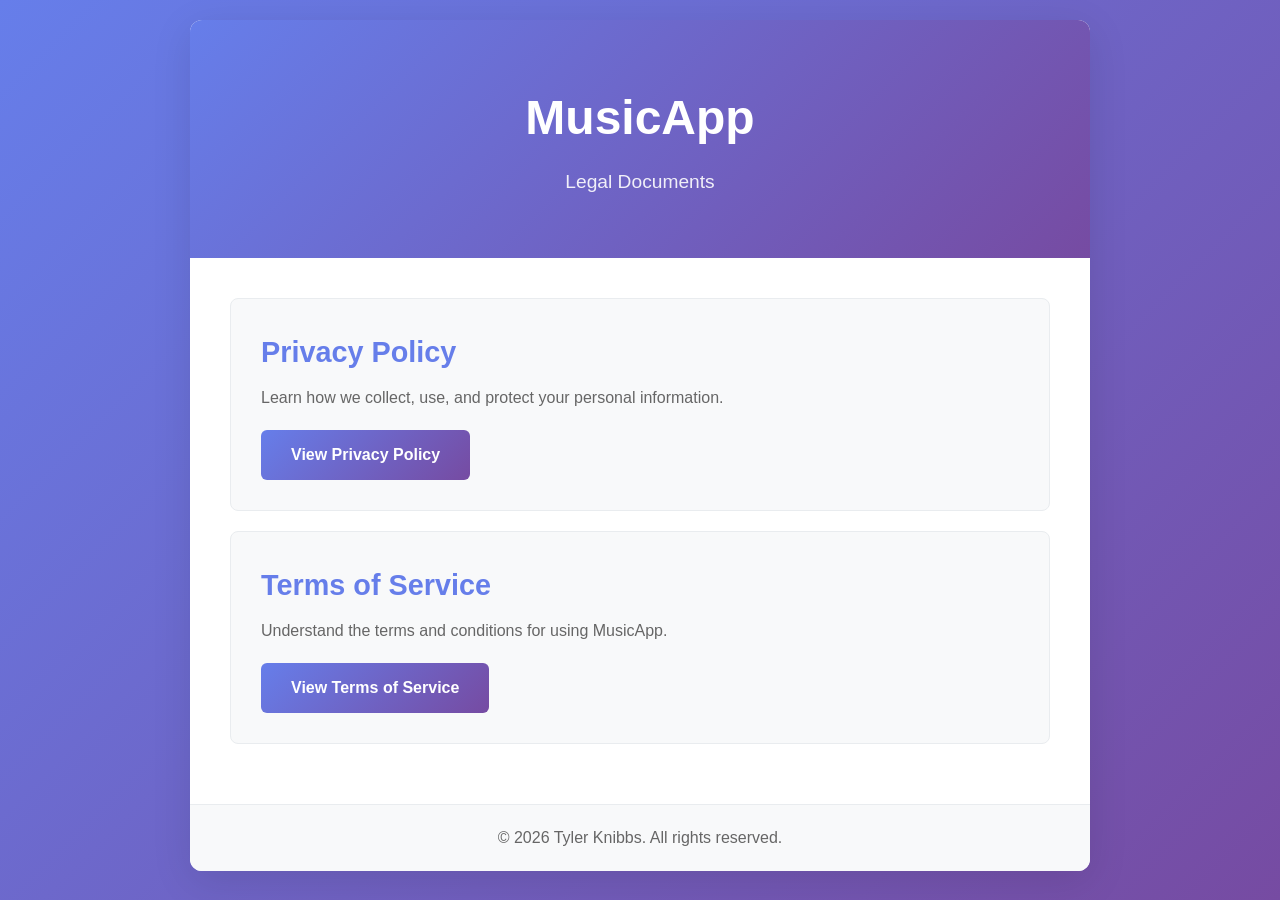
<file: index.html>
<!DOCTYPE html>
<html lang="en">
<head>
    <meta charset="UTF-8">
    <meta name="viewport" content="width=device-width, initial-scale=1.0">
    <title>MusicApp - Legal</title>
    <link rel="stylesheet" href="style.css">
</head>
<body>
    <div class="container">
        <header>
            <h1>MusicApp</h1>
            <p class="subtitle">Legal Documents</p>
        </header>

        <main>
            <div class="card">
                <h2>Privacy Policy</h2>
                <p>Learn how we collect, use, and protect your personal information.</p>
                <a href="privacy.html" class="button">View Privacy Policy</a>
            </div>

            <div class="card">
                <h2>Terms of Service</h2>
                <p>Understand the terms and conditions for using MusicApp.</p>
                <a href="terms.html" class="button">View Terms of Service</a>
            </div>
        </main>

        <footer>
            <p>&copy; 2026 Tyler Knibbs. All rights reserved.</p>
        </footer>
    </div>
</body>
</html>
</file>
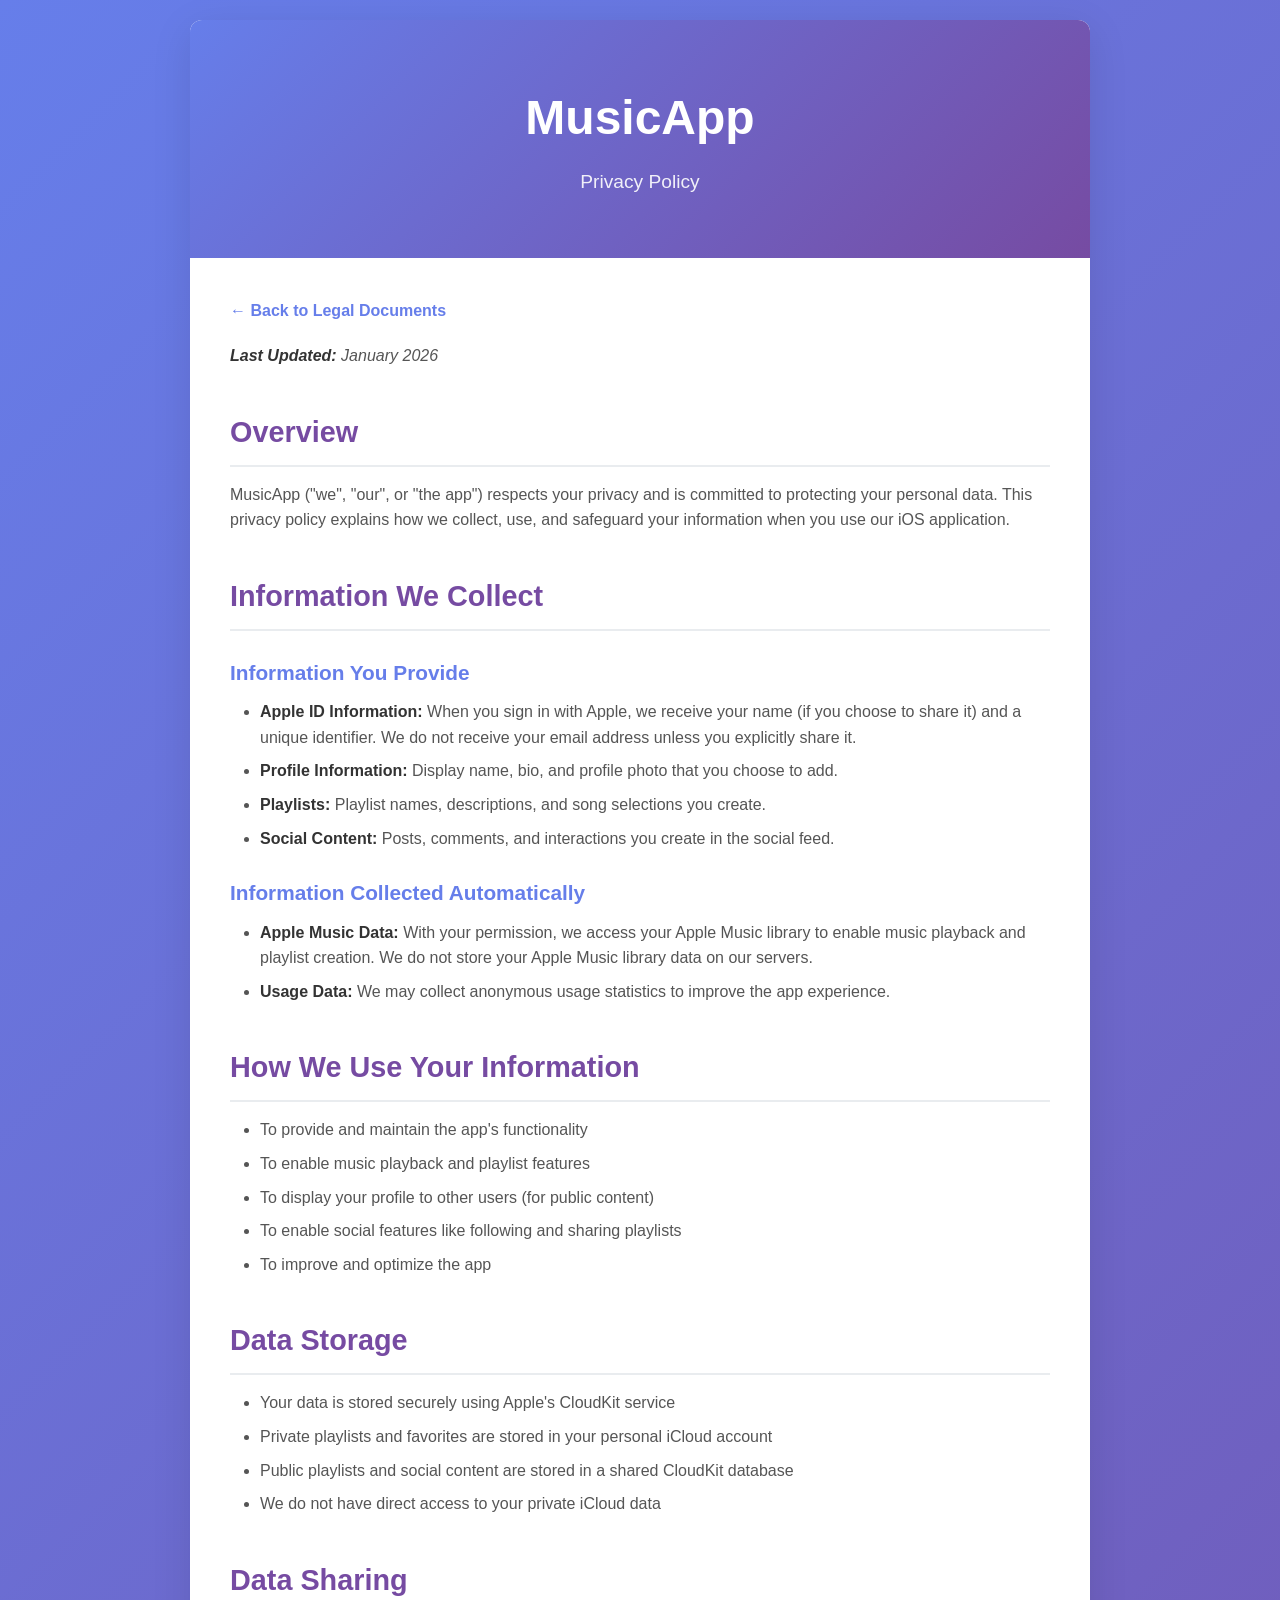
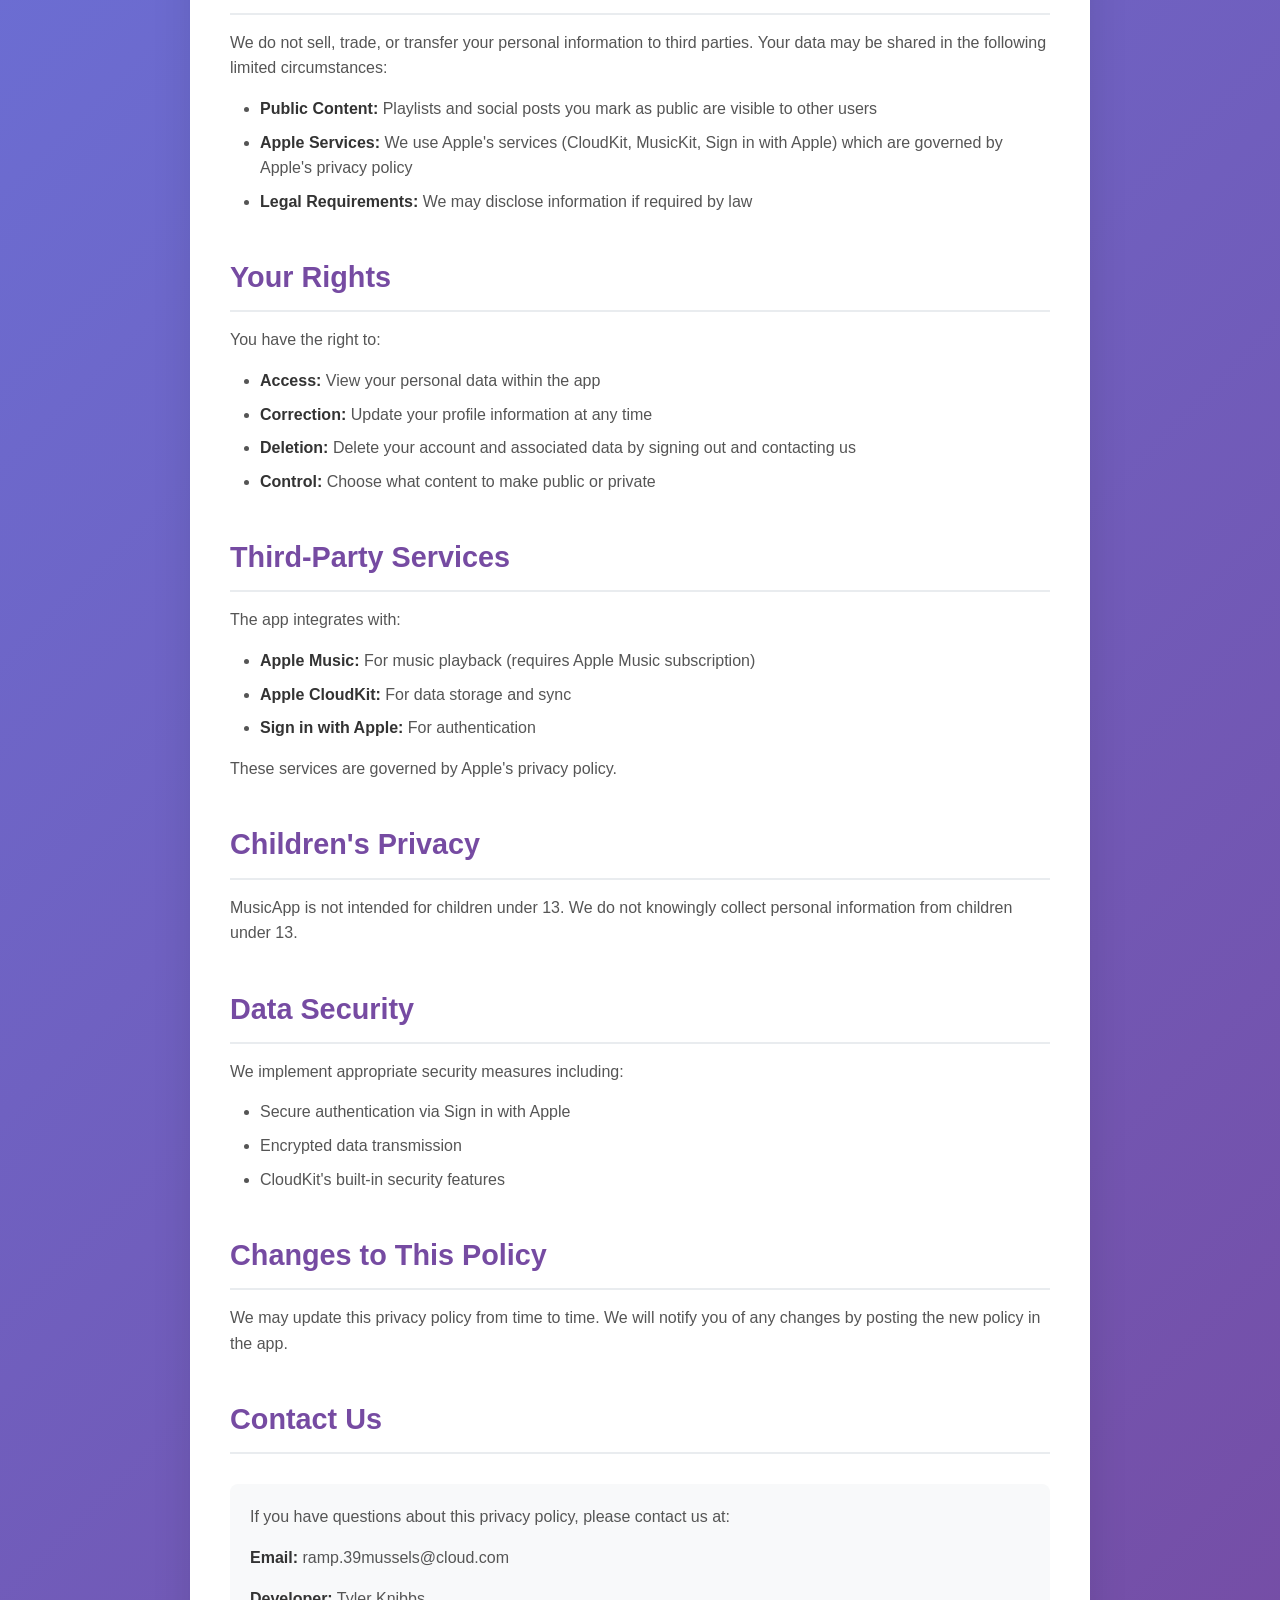
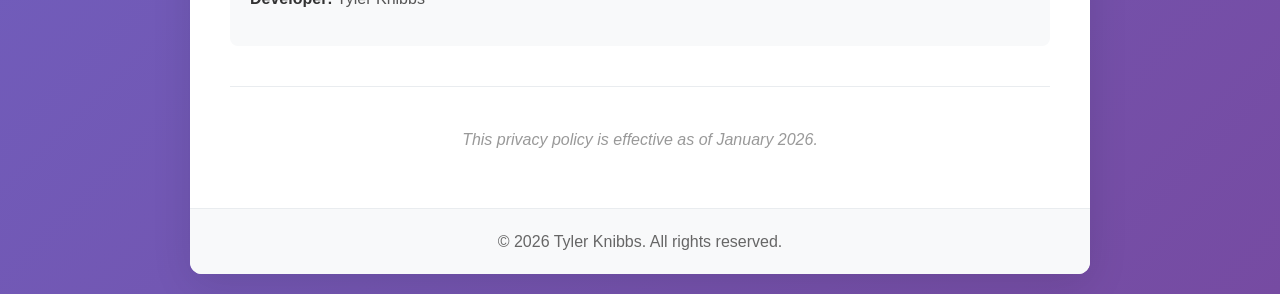
<file: privacy.html>
<!DOCTYPE html>
<html lang="en">
<head>
    <meta charset="UTF-8">
    <meta name="viewport" content="width=device-width, initial-scale=1.0">
    <title>Privacy Policy - MusicApp</title>
    <link rel="stylesheet" href="style.css">
</head>
<body>
    <div class="container">
        <header>
            <h1>MusicApp</h1>
            <p class="subtitle">Privacy Policy</p>
        </header>

        <div class="content">
            <a href="index.html" class="back-link">← Back to Legal Documents</a>

            <p class="last-updated"><strong>Last Updated:</strong> January 2026</p>

            <h2>Overview</h2>
            <p>MusicApp ("we", "our", or "the app") respects your privacy and is committed to protecting your personal data. This privacy policy explains how we collect, use, and safeguard your information when you use our iOS application.</p>

            <h2>Information We Collect</h2>

            <h3>Information You Provide</h3>
            <ul>
                <li><strong>Apple ID Information:</strong> When you sign in with Apple, we receive your name (if you choose to share it) and a unique identifier. We do not receive your email address unless you explicitly share it.</li>
                <li><strong>Profile Information:</strong> Display name, bio, and profile photo that you choose to add.</li>
                <li><strong>Playlists:</strong> Playlist names, descriptions, and song selections you create.</li>
                <li><strong>Social Content:</strong> Posts, comments, and interactions you create in the social feed.</li>
            </ul>

            <h3>Information Collected Automatically</h3>
            <ul>
                <li><strong>Apple Music Data:</strong> With your permission, we access your Apple Music library to enable music playback and playlist creation. We do not store your Apple Music library data on our servers.</li>
                <li><strong>Usage Data:</strong> We may collect anonymous usage statistics to improve the app experience.</li>
            </ul>

            <h2>How We Use Your Information</h2>
            <ul>
                <li>To provide and maintain the app's functionality</li>
                <li>To enable music playback and playlist features</li>
                <li>To display your profile to other users (for public content)</li>
                <li>To enable social features like following and sharing playlists</li>
                <li>To improve and optimize the app</li>
            </ul>

            <h2>Data Storage</h2>
            <ul>
                <li>Your data is stored securely using Apple's CloudKit service</li>
                <li>Private playlists and favorites are stored in your personal iCloud account</li>
                <li>Public playlists and social content are stored in a shared CloudKit database</li>
                <li>We do not have direct access to your private iCloud data</li>
            </ul>

            <h2>Data Sharing</h2>
            <p>We do not sell, trade, or transfer your personal information to third parties. Your data may be shared in the following limited circumstances:</p>
            <ul>
                <li><strong>Public Content:</strong> Playlists and social posts you mark as public are visible to other users</li>
                <li><strong>Apple Services:</strong> We use Apple's services (CloudKit, MusicKit, Sign in with Apple) which are governed by Apple's privacy policy</li>
                <li><strong>Legal Requirements:</strong> We may disclose information if required by law</li>
            </ul>

            <h2>Your Rights</h2>
            <p>You have the right to:</p>
            <ul>
                <li><strong>Access:</strong> View your personal data within the app</li>
                <li><strong>Correction:</strong> Update your profile information at any time</li>
                <li><strong>Deletion:</strong> Delete your account and associated data by signing out and contacting us</li>
                <li><strong>Control:</strong> Choose what content to make public or private</li>
            </ul>

            <h2>Third-Party Services</h2>
            <p>The app integrates with:</p>
            <ul>
                <li><strong>Apple Music:</strong> For music playback (requires Apple Music subscription)</li>
                <li><strong>Apple CloudKit:</strong> For data storage and sync</li>
                <li><strong>Sign in with Apple:</strong> For authentication</li>
            </ul>
            <p>These services are governed by Apple's privacy policy.</p>

            <h2>Children's Privacy</h2>
            <p>MusicApp is not intended for children under 13. We do not knowingly collect personal information from children under 13.</p>

            <h2>Data Security</h2>
            <p>We implement appropriate security measures including:</p>
            <ul>
                <li>Secure authentication via Sign in with Apple</li>
                <li>Encrypted data transmission</li>
                <li>CloudKit's built-in security features</li>
            </ul>

            <h2>Changes to This Policy</h2>
            <p>We may update this privacy policy from time to time. We will notify you of any changes by posting the new policy in the app.</p>

            <h2>Contact Us</h2>
            <div class="contact-info">
                <p>If you have questions about this privacy policy, please contact us at:</p>
                <p><strong>Email:</strong> ramp.39mussels@cloud.com</p>
                <p><strong>Developer:</strong> Tyler Knibbs</p>
            </div>

            <hr style="margin: 40px 0; border: none; border-top: 1px solid #e9ecef;">
            <p style="text-align: center; color: #999; font-style: italic;">This privacy policy is effective as of January 2026.</p>
        </div>

        <footer>
            <p>&copy; 2026 Tyler Knibbs. All rights reserved.</p>
        </footer>
    </div>
</body>
</html>
</file>
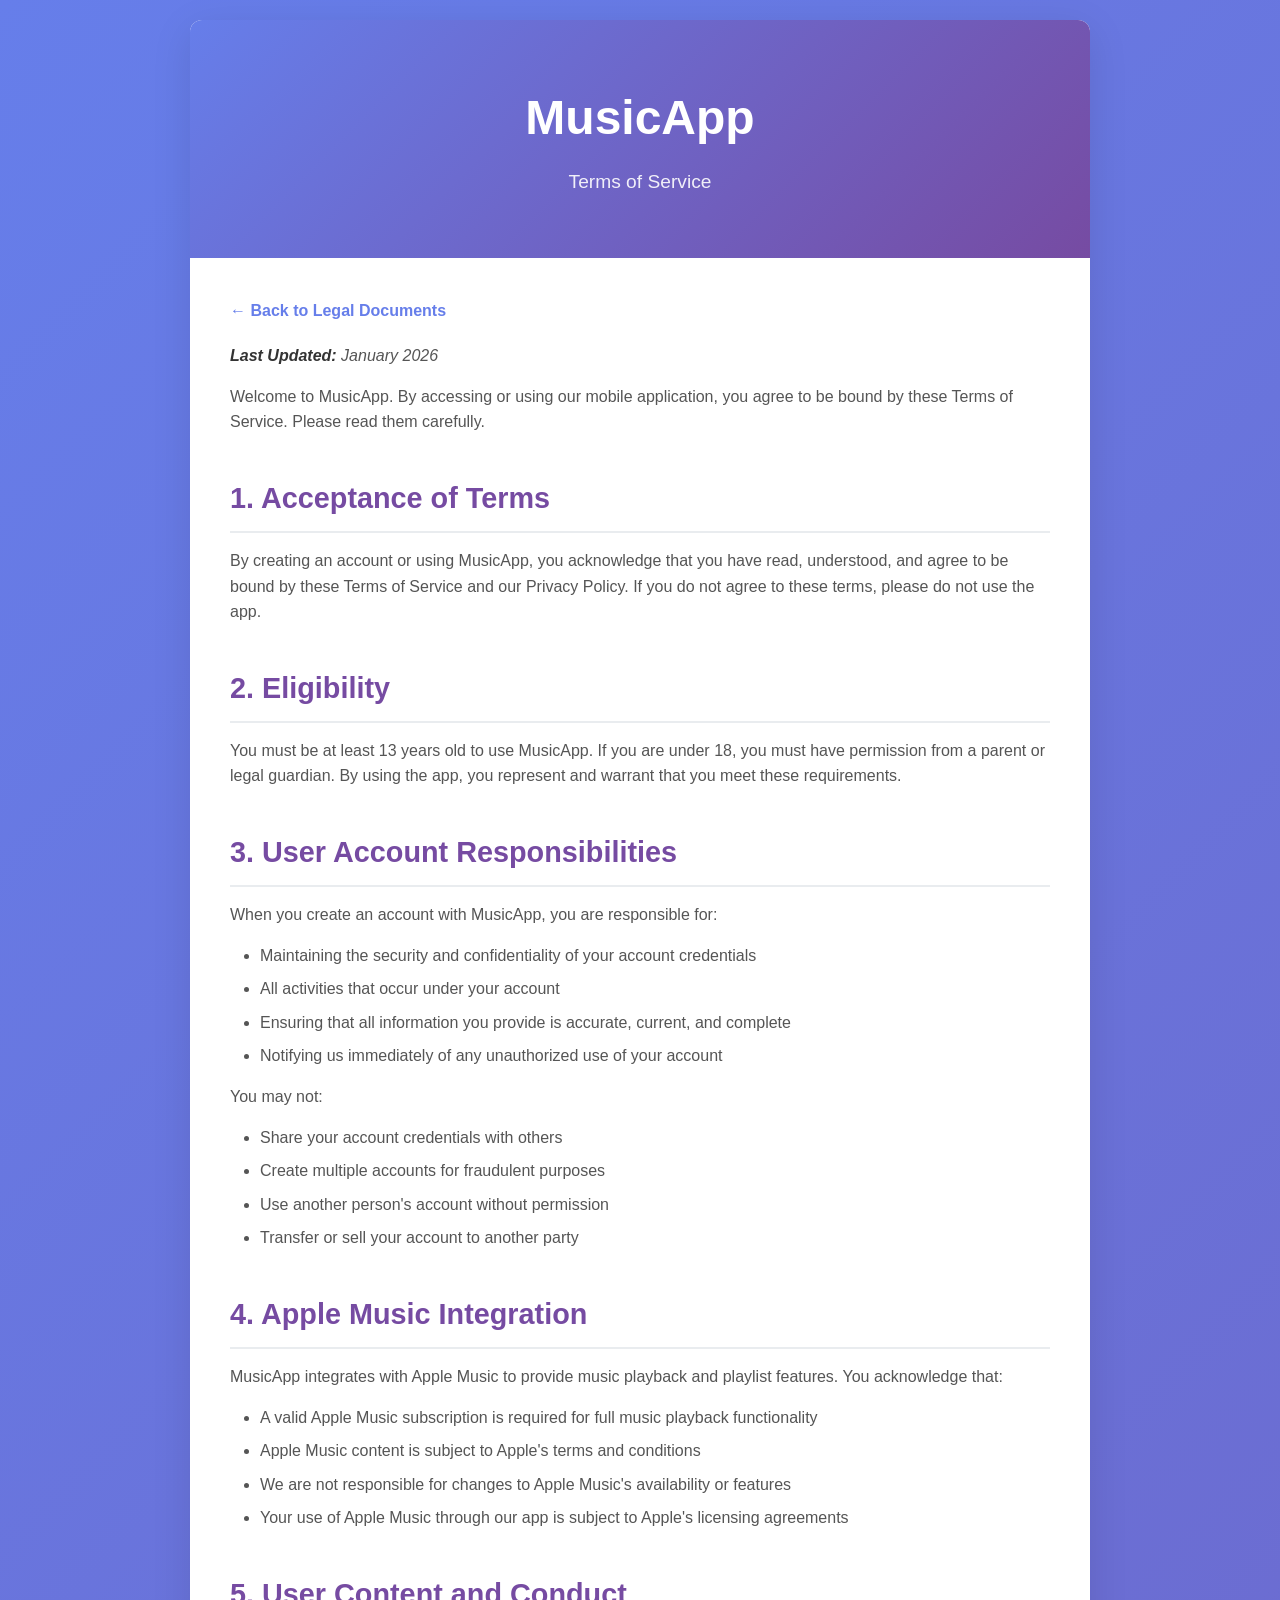
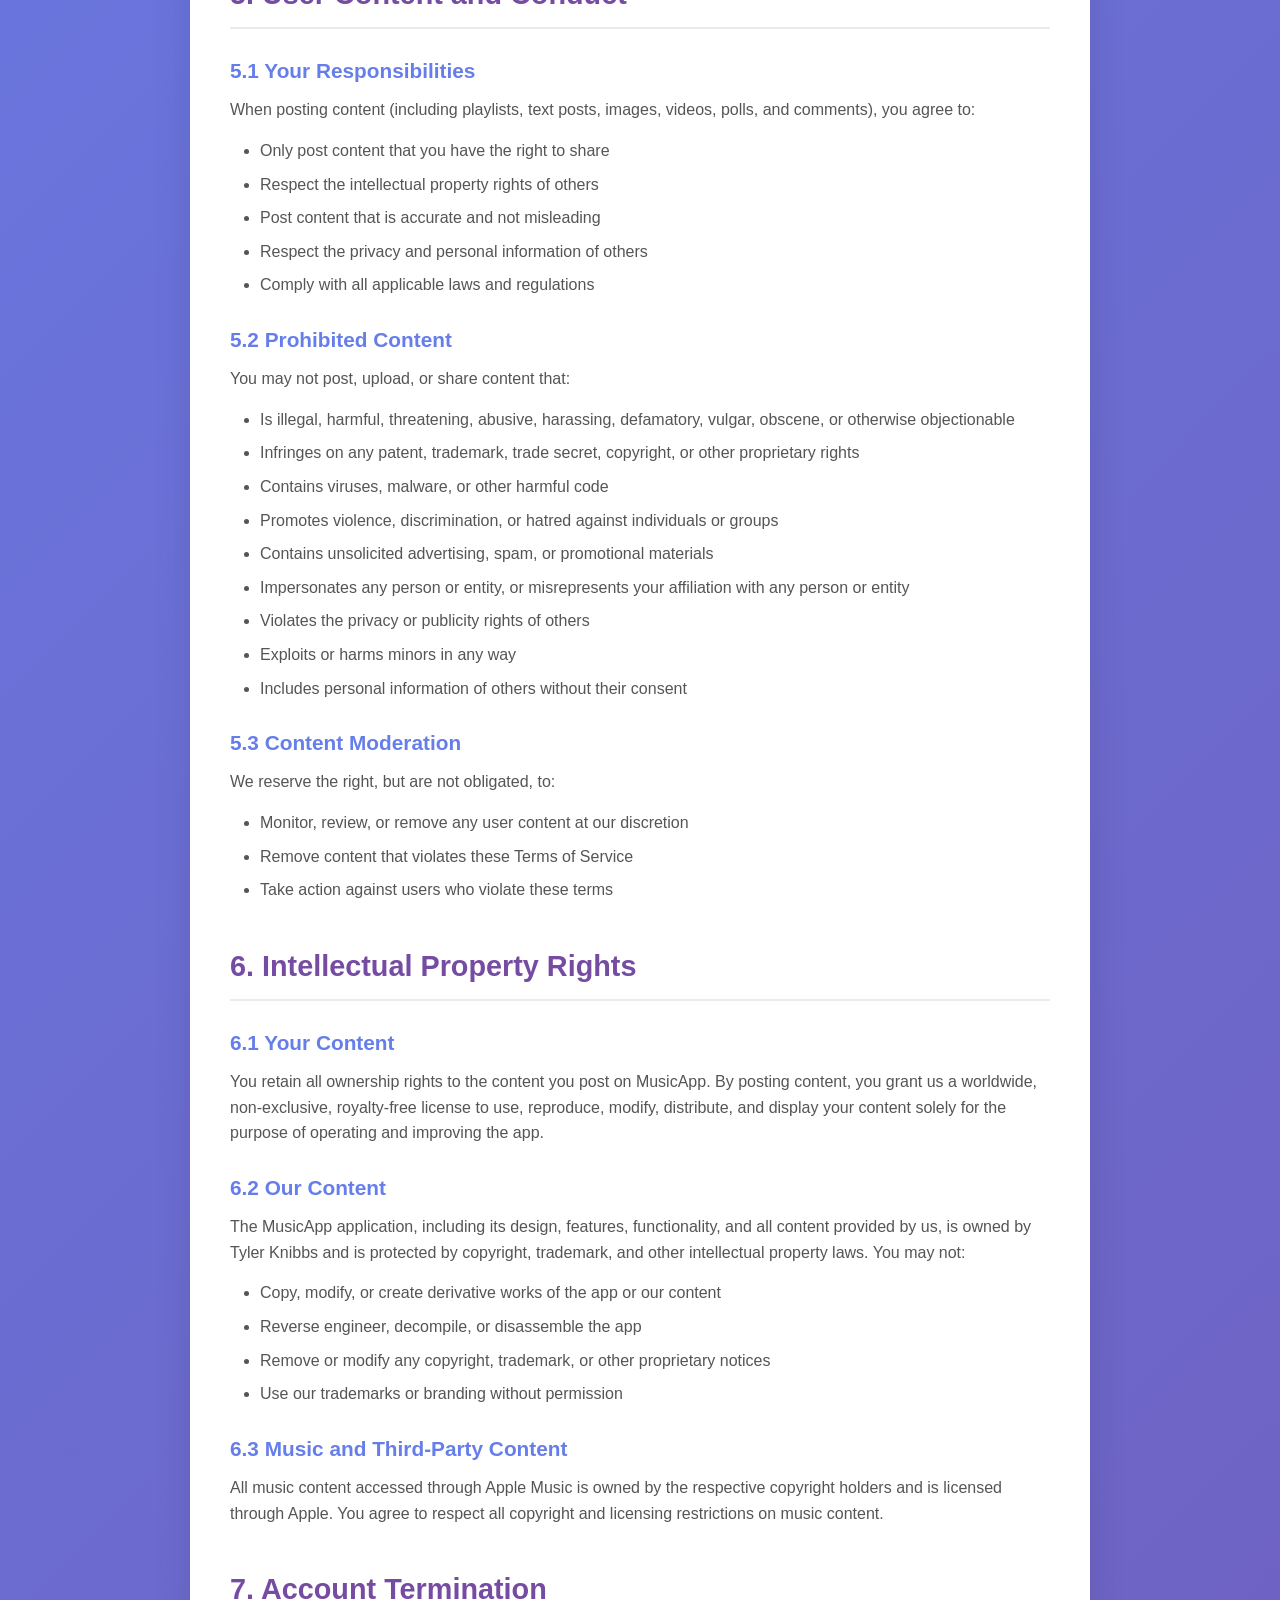
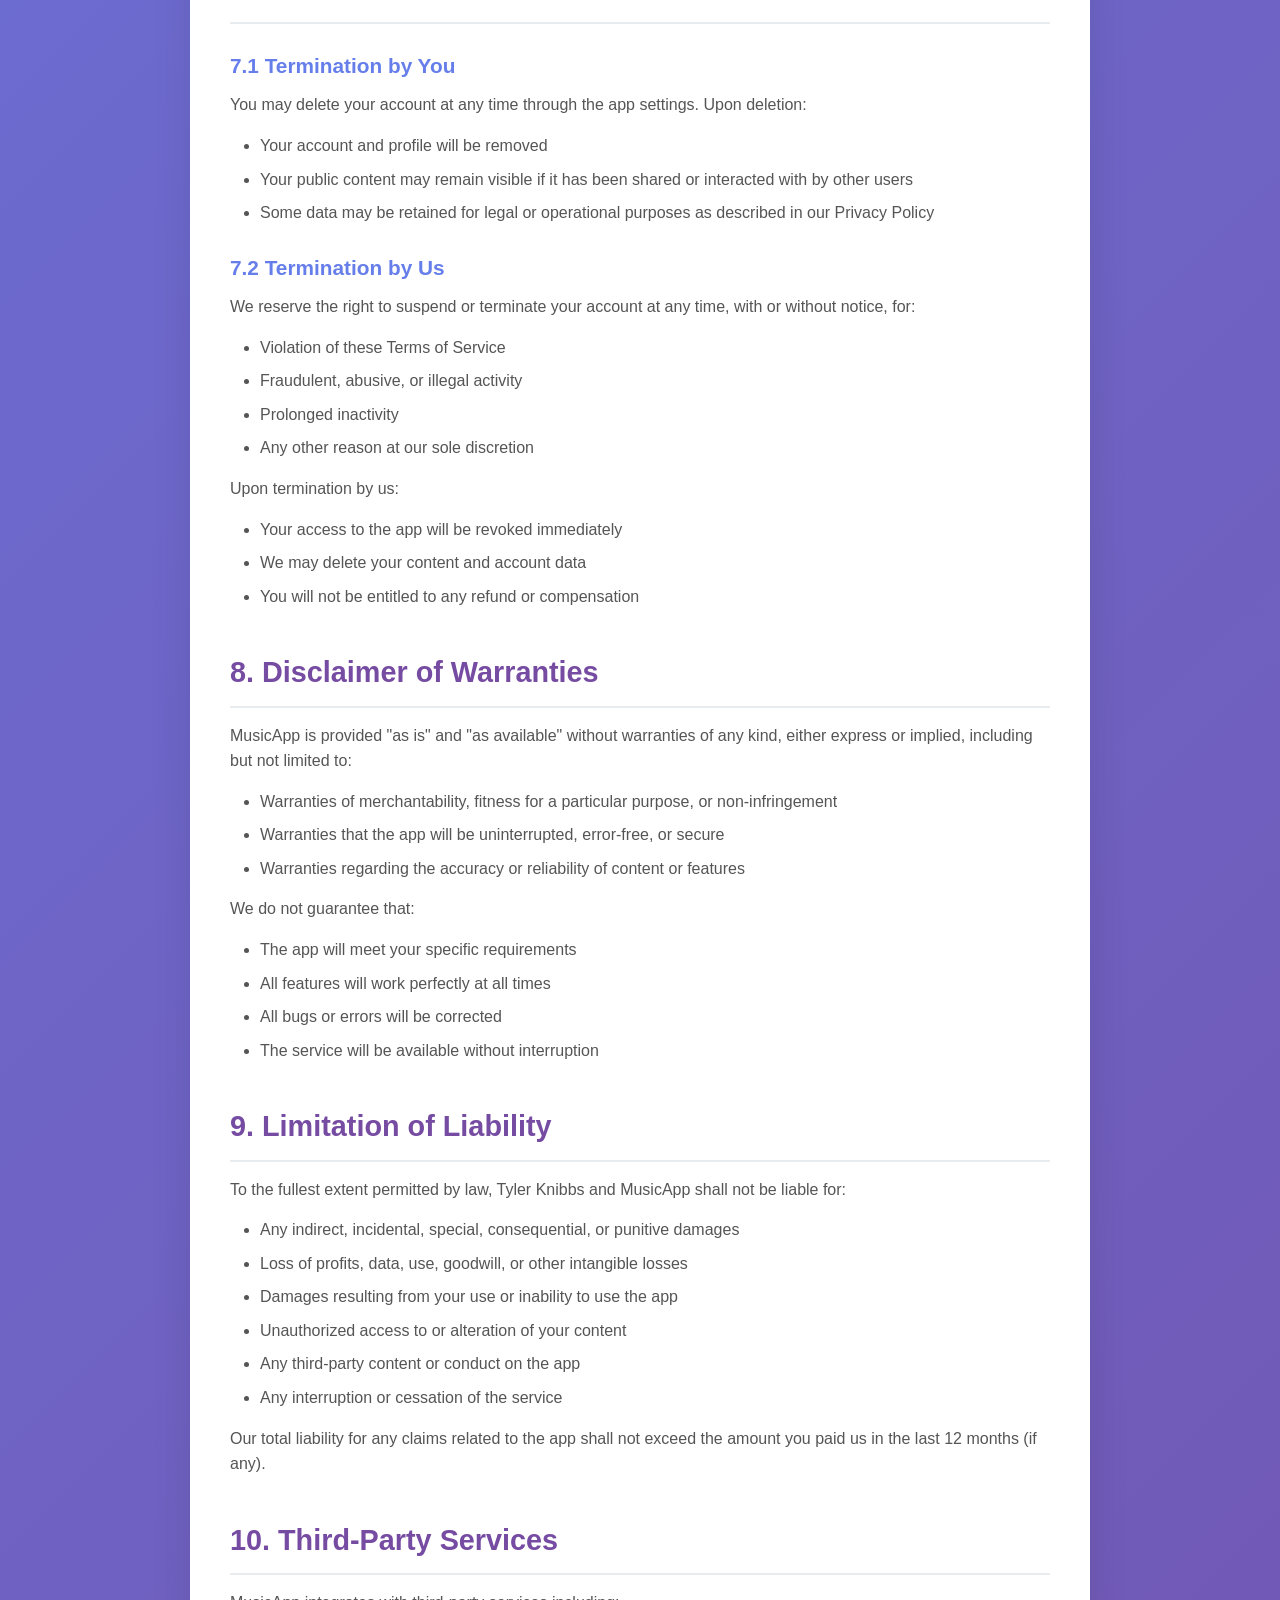
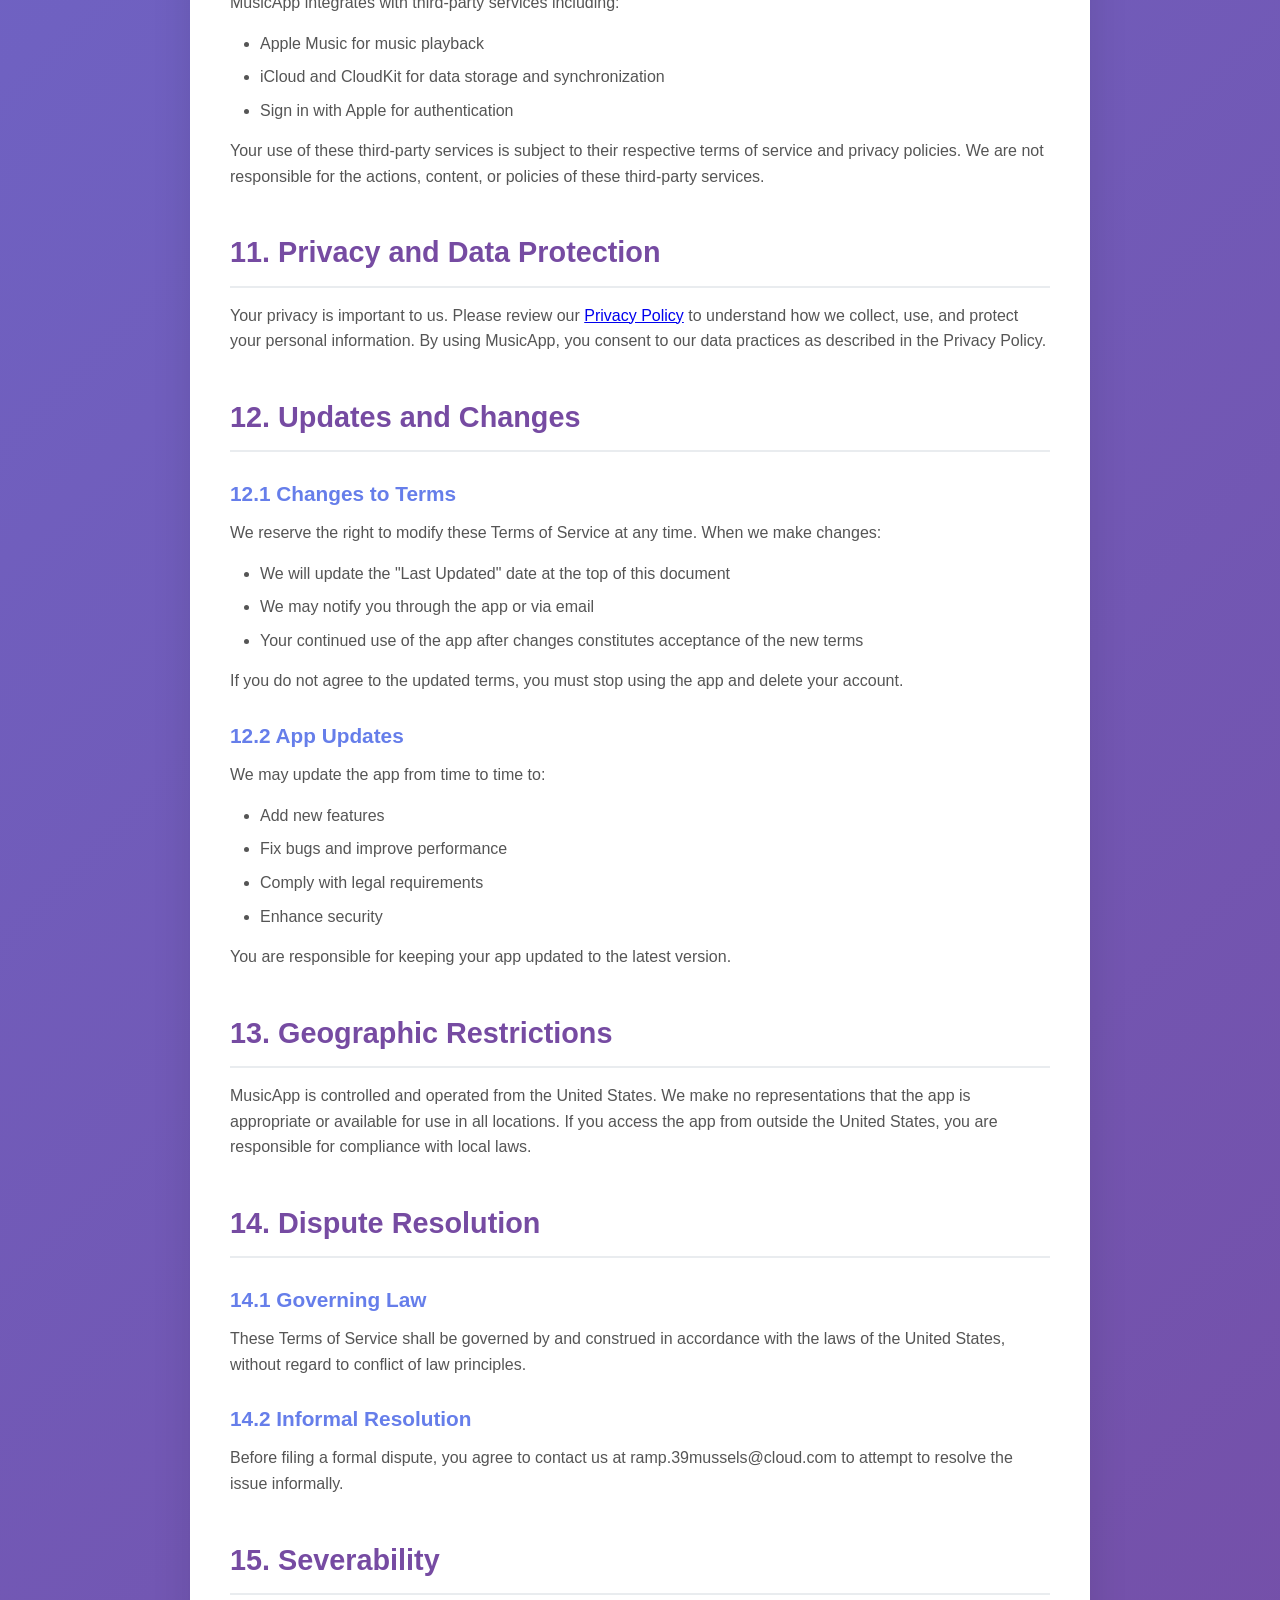
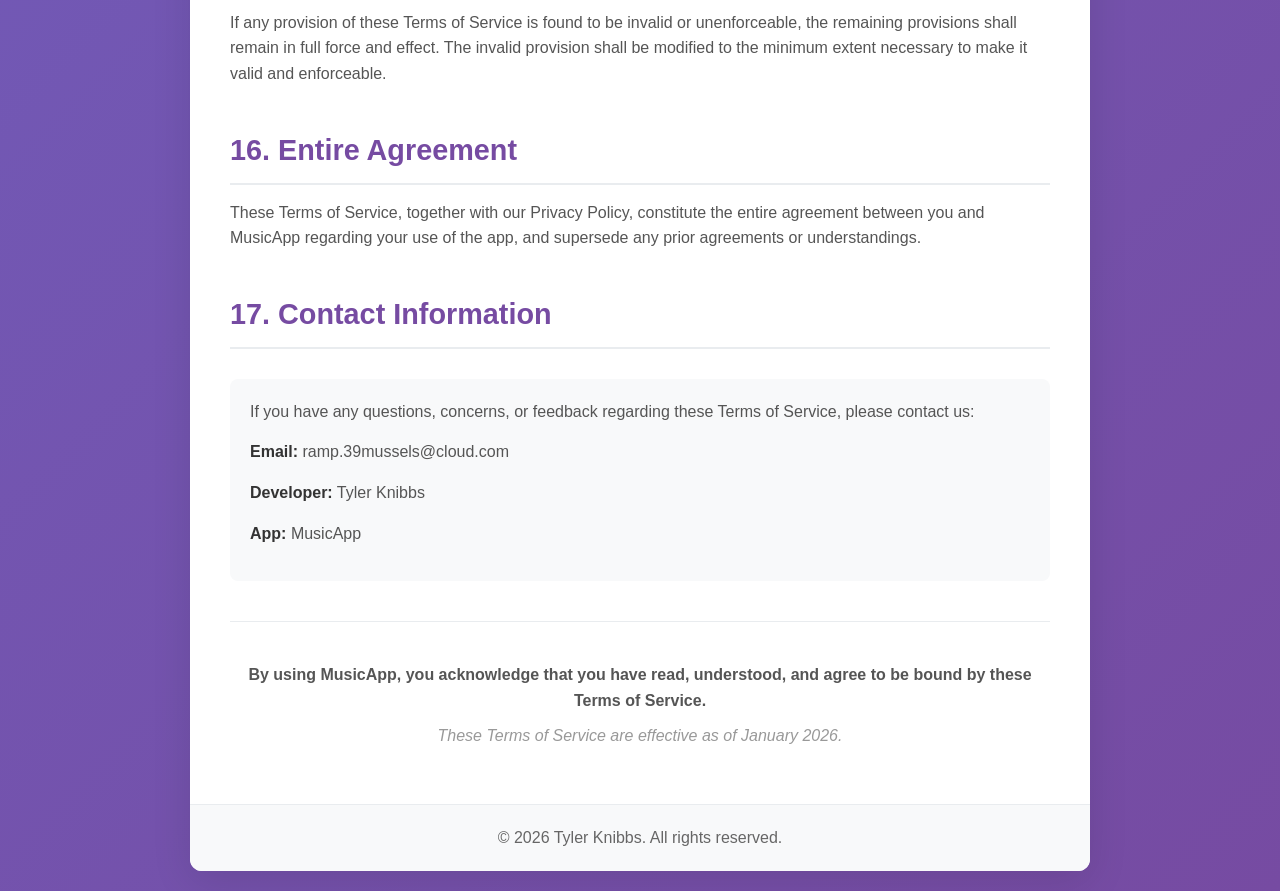
<file: terms.html>
<!DOCTYPE html>
<html lang="en">
<head>
    <meta charset="UTF-8">
    <meta name="viewport" content="width=device-width, initial-scale=1.0">
    <title>Terms of Service - MusicApp</title>
    <link rel="stylesheet" href="style.css">
</head>
<body>
    <div class="container">
        <header>
            <h1>MusicApp</h1>
            <p class="subtitle">Terms of Service</p>
        </header>

        <div class="content">
            <a href="index.html" class="back-link">← Back to Legal Documents</a>

            <p class="last-updated"><strong>Last Updated:</strong> January 2026</p>

            <p>Welcome to MusicApp. By accessing or using our mobile application, you agree to be bound by these Terms of Service. Please read them carefully.</p>

            <h2>1. Acceptance of Terms</h2>
            <p>By creating an account or using MusicApp, you acknowledge that you have read, understood, and agree to be bound by these Terms of Service and our Privacy Policy. If you do not agree to these terms, please do not use the app.</p>

            <h2>2. Eligibility</h2>
            <p>You must be at least 13 years old to use MusicApp. If you are under 18, you must have permission from a parent or legal guardian. By using the app, you represent and warrant that you meet these requirements.</p>

            <h2>3. User Account Responsibilities</h2>
            <p>When you create an account with MusicApp, you are responsible for:</p>
            <ul>
                <li>Maintaining the security and confidentiality of your account credentials</li>
                <li>All activities that occur under your account</li>
                <li>Ensuring that all information you provide is accurate, current, and complete</li>
                <li>Notifying us immediately of any unauthorized use of your account</li>
            </ul>

            <p>You may not:</p>
            <ul>
                <li>Share your account credentials with others</li>
                <li>Create multiple accounts for fraudulent purposes</li>
                <li>Use another person's account without permission</li>
                <li>Transfer or sell your account to another party</li>
            </ul>

            <h2>4. Apple Music Integration</h2>
            <p>MusicApp integrates with Apple Music to provide music playback and playlist features. You acknowledge that:</p>
            <ul>
                <li>A valid Apple Music subscription is required for full music playback functionality</li>
                <li>Apple Music content is subject to Apple's terms and conditions</li>
                <li>We are not responsible for changes to Apple Music's availability or features</li>
                <li>Your use of Apple Music through our app is subject to Apple's licensing agreements</li>
            </ul>

            <h2>5. User Content and Conduct</h2>

            <h3>5.1 Your Responsibilities</h3>
            <p>When posting content (including playlists, text posts, images, videos, polls, and comments), you agree to:</p>
            <ul>
                <li>Only post content that you have the right to share</li>
                <li>Respect the intellectual property rights of others</li>
                <li>Post content that is accurate and not misleading</li>
                <li>Respect the privacy and personal information of others</li>
                <li>Comply with all applicable laws and regulations</li>
            </ul>

            <h3>5.2 Prohibited Content</h3>
            <p>You may not post, upload, or share content that:</p>
            <ul>
                <li>Is illegal, harmful, threatening, abusive, harassing, defamatory, vulgar, obscene, or otherwise objectionable</li>
                <li>Infringes on any patent, trademark, trade secret, copyright, or other proprietary rights</li>
                <li>Contains viruses, malware, or other harmful code</li>
                <li>Promotes violence, discrimination, or hatred against individuals or groups</li>
                <li>Contains unsolicited advertising, spam, or promotional materials</li>
                <li>Impersonates any person or entity, or misrepresents your affiliation with any person or entity</li>
                <li>Violates the privacy or publicity rights of others</li>
                <li>Exploits or harms minors in any way</li>
                <li>Includes personal information of others without their consent</li>
            </ul>

            <h3>5.3 Content Moderation</h3>
            <p>We reserve the right, but are not obligated, to:</p>
            <ul>
                <li>Monitor, review, or remove any user content at our discretion</li>
                <li>Remove content that violates these Terms of Service</li>
                <li>Take action against users who violate these terms</li>
            </ul>

            <h2>6. Intellectual Property Rights</h2>

            <h3>6.1 Your Content</h3>
            <p>You retain all ownership rights to the content you post on MusicApp. By posting content, you grant us a worldwide, non-exclusive, royalty-free license to use, reproduce, modify, distribute, and display your content solely for the purpose of operating and improving the app.</p>

            <h3>6.2 Our Content</h3>
            <p>The MusicApp application, including its design, features, functionality, and all content provided by us, is owned by Tyler Knibbs and is protected by copyright, trademark, and other intellectual property laws. You may not:</p>
            <ul>
                <li>Copy, modify, or create derivative works of the app or our content</li>
                <li>Reverse engineer, decompile, or disassemble the app</li>
                <li>Remove or modify any copyright, trademark, or other proprietary notices</li>
                <li>Use our trademarks or branding without permission</li>
            </ul>

            <h3>6.3 Music and Third-Party Content</h3>
            <p>All music content accessed through Apple Music is owned by the respective copyright holders and is licensed through Apple. You agree to respect all copyright and licensing restrictions on music content.</p>

            <h2>7. Account Termination</h2>

            <h3>7.1 Termination by You</h3>
            <p>You may delete your account at any time through the app settings. Upon deletion:</p>
            <ul>
                <li>Your account and profile will be removed</li>
                <li>Your public content may remain visible if it has been shared or interacted with by other users</li>
                <li>Some data may be retained for legal or operational purposes as described in our Privacy Policy</li>
            </ul>

            <h3>7.2 Termination by Us</h3>
            <p>We reserve the right to suspend or terminate your account at any time, with or without notice, for:</p>
            <ul>
                <li>Violation of these Terms of Service</li>
                <li>Fraudulent, abusive, or illegal activity</li>
                <li>Prolonged inactivity</li>
                <li>Any other reason at our sole discretion</li>
            </ul>

            <p>Upon termination by us:</p>
            <ul>
                <li>Your access to the app will be revoked immediately</li>
                <li>We may delete your content and account data</li>
                <li>You will not be entitled to any refund or compensation</li>
            </ul>

            <h2>8. Disclaimer of Warranties</h2>
            <p>MusicApp is provided "as is" and "as available" without warranties of any kind, either express or implied, including but not limited to:</p>
            <ul>
                <li>Warranties of merchantability, fitness for a particular purpose, or non-infringement</li>
                <li>Warranties that the app will be uninterrupted, error-free, or secure</li>
                <li>Warranties regarding the accuracy or reliability of content or features</li>
            </ul>

            <p>We do not guarantee that:</p>
            <ul>
                <li>The app will meet your specific requirements</li>
                <li>All features will work perfectly at all times</li>
                <li>All bugs or errors will be corrected</li>
                <li>The service will be available without interruption</li>
            </ul>

            <h2>9. Limitation of Liability</h2>
            <p>To the fullest extent permitted by law, Tyler Knibbs and MusicApp shall not be liable for:</p>
            <ul>
                <li>Any indirect, incidental, special, consequential, or punitive damages</li>
                <li>Loss of profits, data, use, goodwill, or other intangible losses</li>
                <li>Damages resulting from your use or inability to use the app</li>
                <li>Unauthorized access to or alteration of your content</li>
                <li>Any third-party content or conduct on the app</li>
                <li>Any interruption or cessation of the service</li>
            </ul>

            <p>Our total liability for any claims related to the app shall not exceed the amount you paid us in the last 12 months (if any).</p>

            <h2>10. Third-Party Services</h2>
            <p>MusicApp integrates with third-party services including:</p>
            <ul>
                <li>Apple Music for music playback</li>
                <li>iCloud and CloudKit for data storage and synchronization</li>
                <li>Sign in with Apple for authentication</li>
            </ul>
            <p>Your use of these third-party services is subject to their respective terms of service and privacy policies. We are not responsible for the actions, content, or policies of these third-party services.</p>

            <h2>11. Privacy and Data Protection</h2>
            <p>Your privacy is important to us. Please review our <a href="privacy.html">Privacy Policy</a> to understand how we collect, use, and protect your personal information. By using MusicApp, you consent to our data practices as described in the Privacy Policy.</p>

            <h2>12. Updates and Changes</h2>

            <h3>12.1 Changes to Terms</h3>
            <p>We reserve the right to modify these Terms of Service at any time. When we make changes:</p>
            <ul>
                <li>We will update the "Last Updated" date at the top of this document</li>
                <li>We may notify you through the app or via email</li>
                <li>Your continued use of the app after changes constitutes acceptance of the new terms</li>
            </ul>
            <p>If you do not agree to the updated terms, you must stop using the app and delete your account.</p>

            <h3>12.2 App Updates</h3>
            <p>We may update the app from time to time to:</p>
            <ul>
                <li>Add new features</li>
                <li>Fix bugs and improve performance</li>
                <li>Comply with legal requirements</li>
                <li>Enhance security</li>
            </ul>
            <p>You are responsible for keeping your app updated to the latest version.</p>

            <h2>13. Geographic Restrictions</h2>
            <p>MusicApp is controlled and operated from the United States. We make no representations that the app is appropriate or available for use in all locations. If you access the app from outside the United States, you are responsible for compliance with local laws.</p>

            <h2>14. Dispute Resolution</h2>

            <h3>14.1 Governing Law</h3>
            <p>These Terms of Service shall be governed by and construed in accordance with the laws of the United States, without regard to conflict of law principles.</p>

            <h3>14.2 Informal Resolution</h3>
            <p>Before filing a formal dispute, you agree to contact us at ramp.39mussels@cloud.com to attempt to resolve the issue informally.</p>

            <h2>15. Severability</h2>
            <p>If any provision of these Terms of Service is found to be invalid or unenforceable, the remaining provisions shall remain in full force and effect. The invalid provision shall be modified to the minimum extent necessary to make it valid and enforceable.</p>

            <h2>16. Entire Agreement</h2>
            <p>These Terms of Service, together with our Privacy Policy, constitute the entire agreement between you and MusicApp regarding your use of the app, and supersede any prior agreements or understandings.</p>

            <h2>17. Contact Information</h2>
            <div class="contact-info">
                <p>If you have any questions, concerns, or feedback regarding these Terms of Service, please contact us:</p>
                <p><strong>Email:</strong> ramp.39mussels@cloud.com</p>
                <p><strong>Developer:</strong> Tyler Knibbs</p>
                <p><strong>App:</strong> MusicApp</p>
            </div>

            <hr style="margin: 40px 0; border: none; border-top: 1px solid #e9ecef;">
            <p style="text-align: center; font-weight: 600; margin-bottom: 10px;">By using MusicApp, you acknowledge that you have read, understood, and agree to be bound by these Terms of Service.</p>
            <p style="text-align: center; color: #999; font-style: italic;">These Terms of Service are effective as of January 2026.</p>
        </div>

        <footer>
            <p>&copy; 2026 Tyler Knibbs. All rights reserved.</p>
        </footer>
    </div>
</body>
</html>
</file>
<file: style.css>
* {
    margin: 0;
    padding: 0;
    box-sizing: border-box;
}

body {
    font-family: -apple-system, BlinkMacSystemFont, "Segoe UI", Roboto, "Helvetica Neue", Arial, sans-serif;
    line-height: 1.6;
    color: #333;
    background: linear-gradient(135deg, #667eea 0%, #764ba2 100%);
    min-height: 100vh;
    padding: 20px;
}

.container {
    max-width: 900px;
    margin: 0 auto;
    background: white;
    border-radius: 12px;
    box-shadow: 0 10px 40px rgba(0, 0, 0, 0.1);
    overflow: hidden;
}

header {
    background: linear-gradient(135deg, #667eea 0%, #764ba2 100%);
    color: white;
    padding: 60px 40px;
    text-align: center;
}

header h1 {
    font-size: 3em;
    font-weight: 700;
    margin-bottom: 10px;
}

.subtitle {
    font-size: 1.2em;
    opacity: 0.9;
}

main {
    padding: 40px;
}

.card {
    background: #f8f9fa;
    border-radius: 8px;
    padding: 30px;
    margin-bottom: 20px;
    border: 1px solid #e9ecef;
}

.card h2 {
    color: #667eea;
    font-size: 1.8em;
    margin-bottom: 10px;
}

.card p {
    color: #666;
    margin-bottom: 20px;
}

.button {
    display: inline-block;
    padding: 12px 30px;
    background: linear-gradient(135deg, #667eea 0%, #764ba2 100%);
    color: white;
    text-decoration: none;
    border-radius: 6px;
    font-weight: 600;
    transition: transform 0.2s, box-shadow 0.2s;
}

.button:hover {
    transform: translateY(-2px);
    box-shadow: 0 5px 15px rgba(102, 126, 234, 0.4);
}

.content {
    padding: 40px;
}

.content h1 {
    color: #667eea;
    font-size: 2.5em;
    margin-bottom: 10px;
}

.content h2 {
    color: #764ba2;
    font-size: 1.8em;
    margin-top: 40px;
    margin-bottom: 15px;
    padding-bottom: 10px;
    border-bottom: 2px solid #e9ecef;
}

.content h3 {
    color: #667eea;
    font-size: 1.3em;
    margin-top: 25px;
    margin-bottom: 10px;
}

.content p {
    margin-bottom: 15px;
    color: #555;
}

.content ul, .content ol {
    margin-left: 30px;
    margin-bottom: 15px;
}

.content li {
    margin-bottom: 8px;
    color: #555;
}

.content strong {
    color: #333;
}

.back-link {
    display: inline-block;
    margin-bottom: 20px;
    color: #667eea;
    text-decoration: none;
    font-weight: 600;
}

.back-link:hover {
    text-decoration: underline;
}

.last-updated {
    color: #999;
    font-style: italic;
    margin-bottom: 30px;
}

.contact-info {
    background: #f8f9fa;
    padding: 20px;
    border-radius: 8px;
    margin: 30px 0;
}

footer {
    background: #f8f9fa;
    padding: 20px 40px;
    text-align: center;
    color: #666;
    border-top: 1px solid #e9ecef;
}

@media (max-width: 768px) {
    body {
        padding: 10px;
    }

    header {
        padding: 40px 20px;
    }

    header h1 {
        font-size: 2em;
    }

    main, .content {
        padding: 20px;
    }

    .card {
        padding: 20px;
    }

    .content h1 {
        font-size: 1.8em;
    }

    .content h2 {
        font-size: 1.4em;
    }
}
</file>
